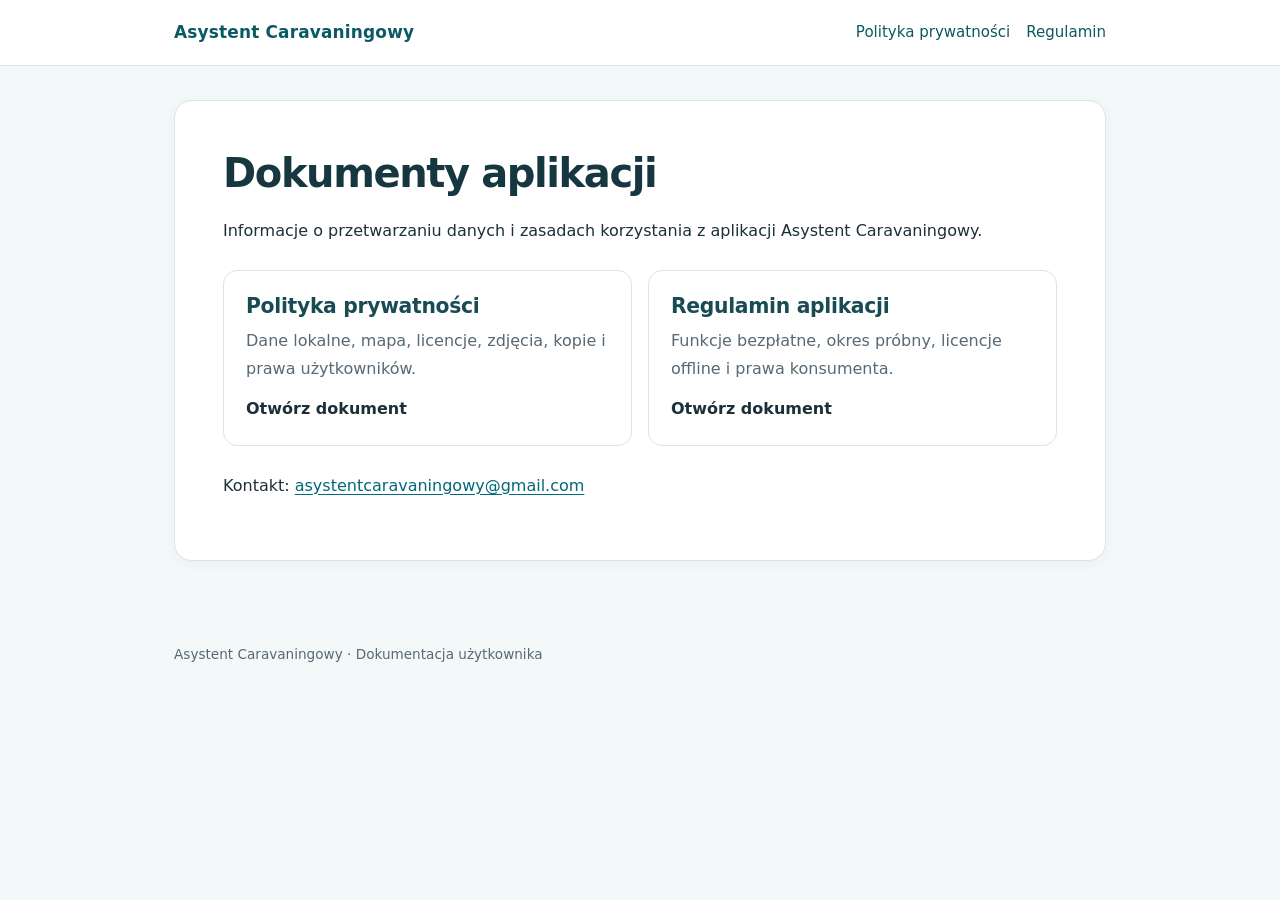
<file: index.html>
<!doctype html>
<html lang="pl"><head><meta charset="utf-8"><meta name="viewport" content="width=device-width,initial-scale=1"><meta name="robots" content=""><title>Dokumenty – Asystent Caravaningowy</title><meta name="description" content="Polityka prywatności i regulamin aplikacji Asystent Caravaningowy."><link rel="stylesheet" href="style.css"></head><body>
<header><div class="header-inner"><a class="brand" href="index.html">Asystent Caravaningowy</a><nav aria-label="Nawigacja"><a href="polityka-prywatnosci.html">Polityka prywatności</a><a href="regulamin.html">Regulamin</a></nav></div></header>
<main><div class="paper"><h1>Dokumenty aplikacji</h1><p>Informacje o przetwarzaniu danych i zasadach korzystania z aplikacji Asystent Caravaningowy.</p>
<div class="card-grid"><a class="card" href="polityka-prywatnosci.html"><h2>Polityka prywatności</h2><p>Dane lokalne, mapa, licencje, zdjęcia, kopie i prawa użytkowników.</p><strong>Otwórz dokument</strong></a><a class="card" href="regulamin.html"><h2>Regulamin aplikacji</h2><p>Funkcje bezpłatne, okres próbny, licencje offline i prawa konsumenta.</p><strong>Otwórz dokument</strong></a></div><p style="margin-top:26px">Kontakt: <a href="mailto:asystentcaravaningowy@gmail.com">asystentcaravaningowy@gmail.com</a></p></div></main>
<footer>Asystent Caravaningowy · Dokumentacja użytkownika</footer></body></html>
</file>
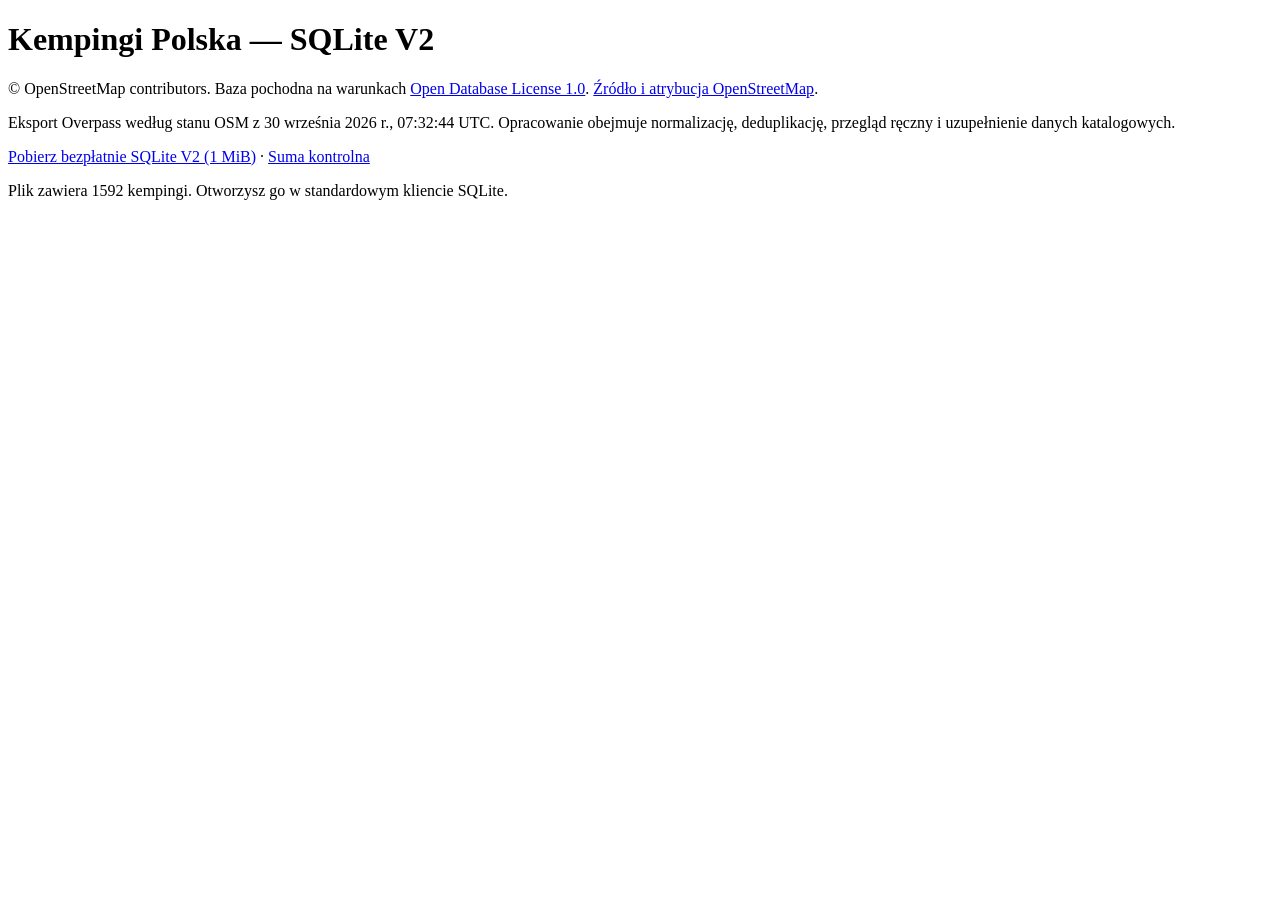
<file: dane/kempingi/v2/index.html>
<!doctype html>
<html lang="pl">
<meta charset="utf-8">
<meta name="viewport" content="width=device-width, initial-scale=1">
<title>Kempingi Polska — SQLite V2</title>
<main>
  <h1>Kempingi Polska — SQLite V2</h1>
  <p>© OpenStreetMap contributors. Baza pochodna na warunkach <a href="https://opendatacommons.org/licenses/odbl/1-0/">Open Database License 1.0</a>. <a href="https://www.openstreetmap.org/copyright">Źródło i atrybucja OpenStreetMap</a>.</p>
  <p>Eksport Overpass według stanu OSM z 30 września 2026 r., 07:32:44 UTC. Opracowanie obejmuje normalizację, deduplikację, przegląd ręczny i uzupełnienie danych katalogowych.</p>
  <!-- Przed publikacją uzupełnić potwierdzone źródła dodatkowych pól według noty lokalnej. -->
  <p><a href="kempingi-v2.sqlite" download>Pobierz bezpłatnie SQLite V2 (1 MiB)</a> · <a href="SHA256SUMS.txt">Suma kontrolna</a></p>
  <p>Plik zawiera 1592 kempingi. Otworzysz go w standardowym kliencie SQLite.</p>
</main>
</html>
</file>
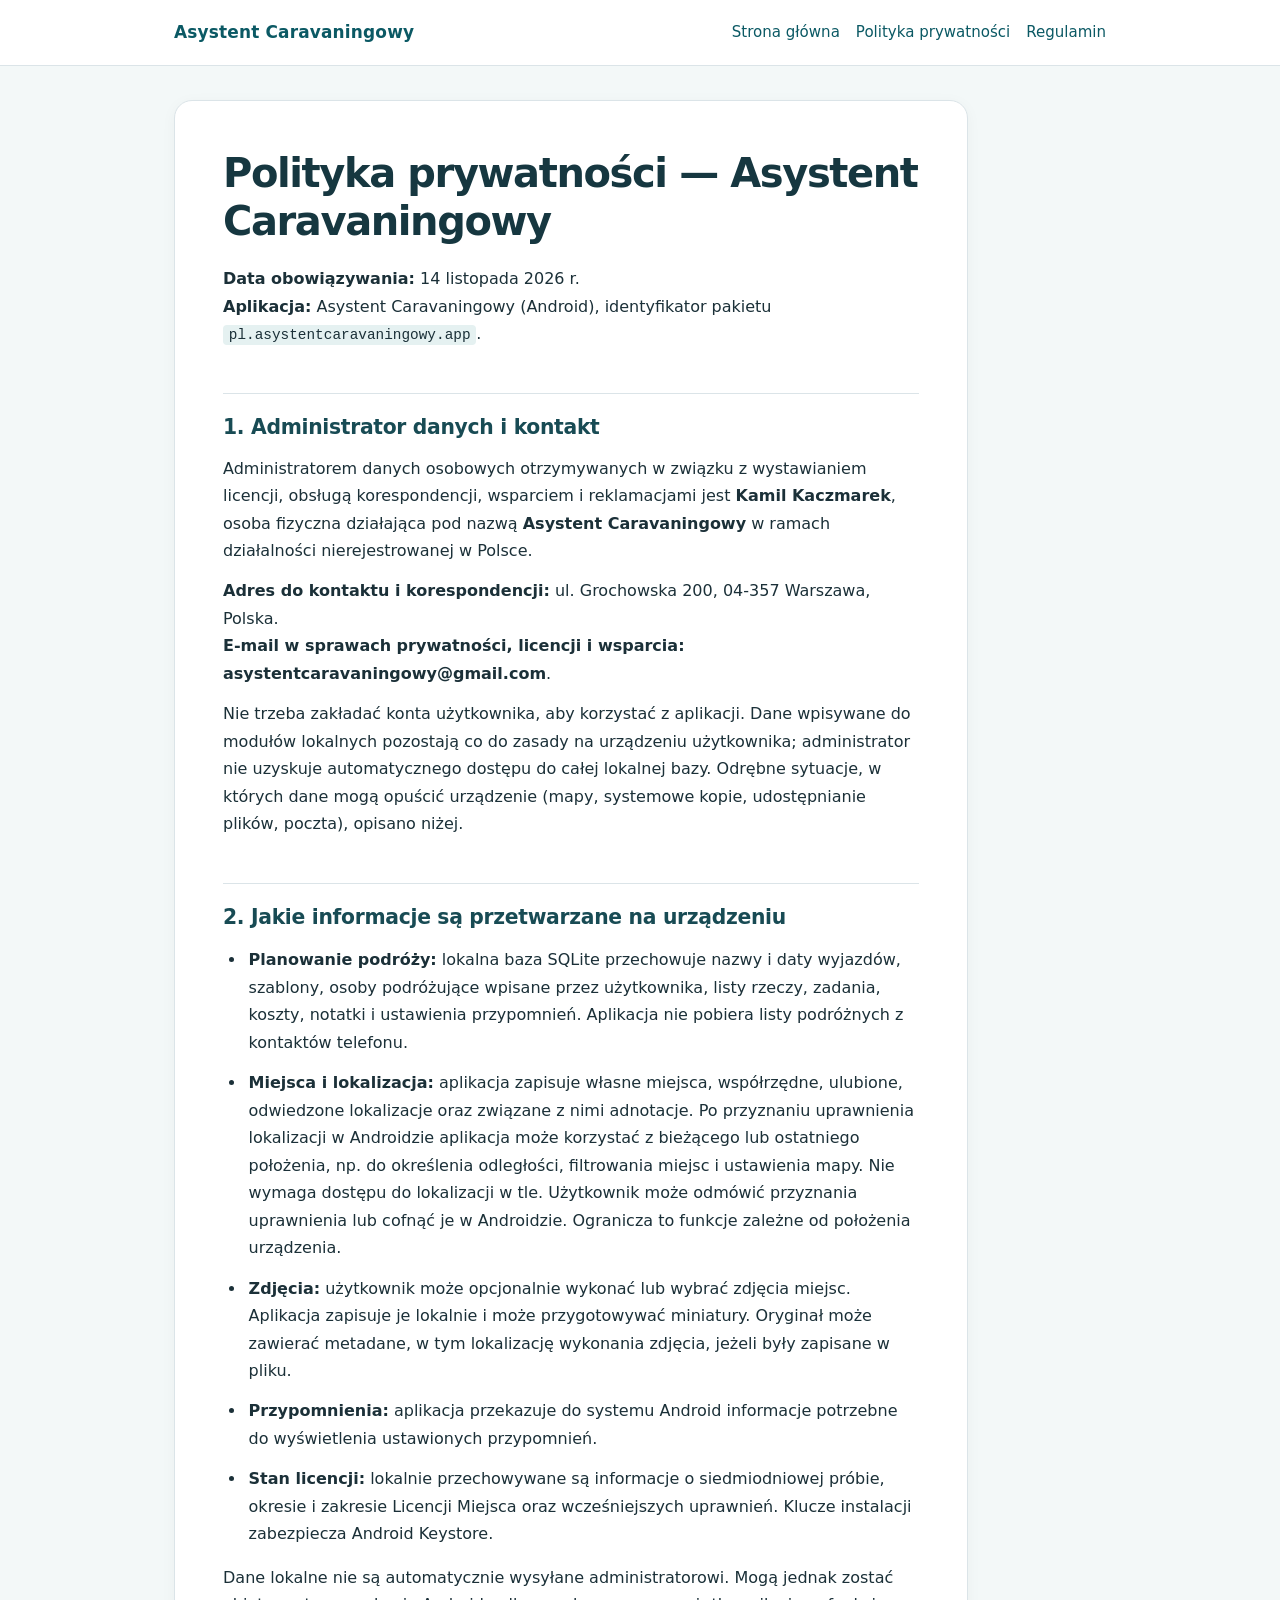
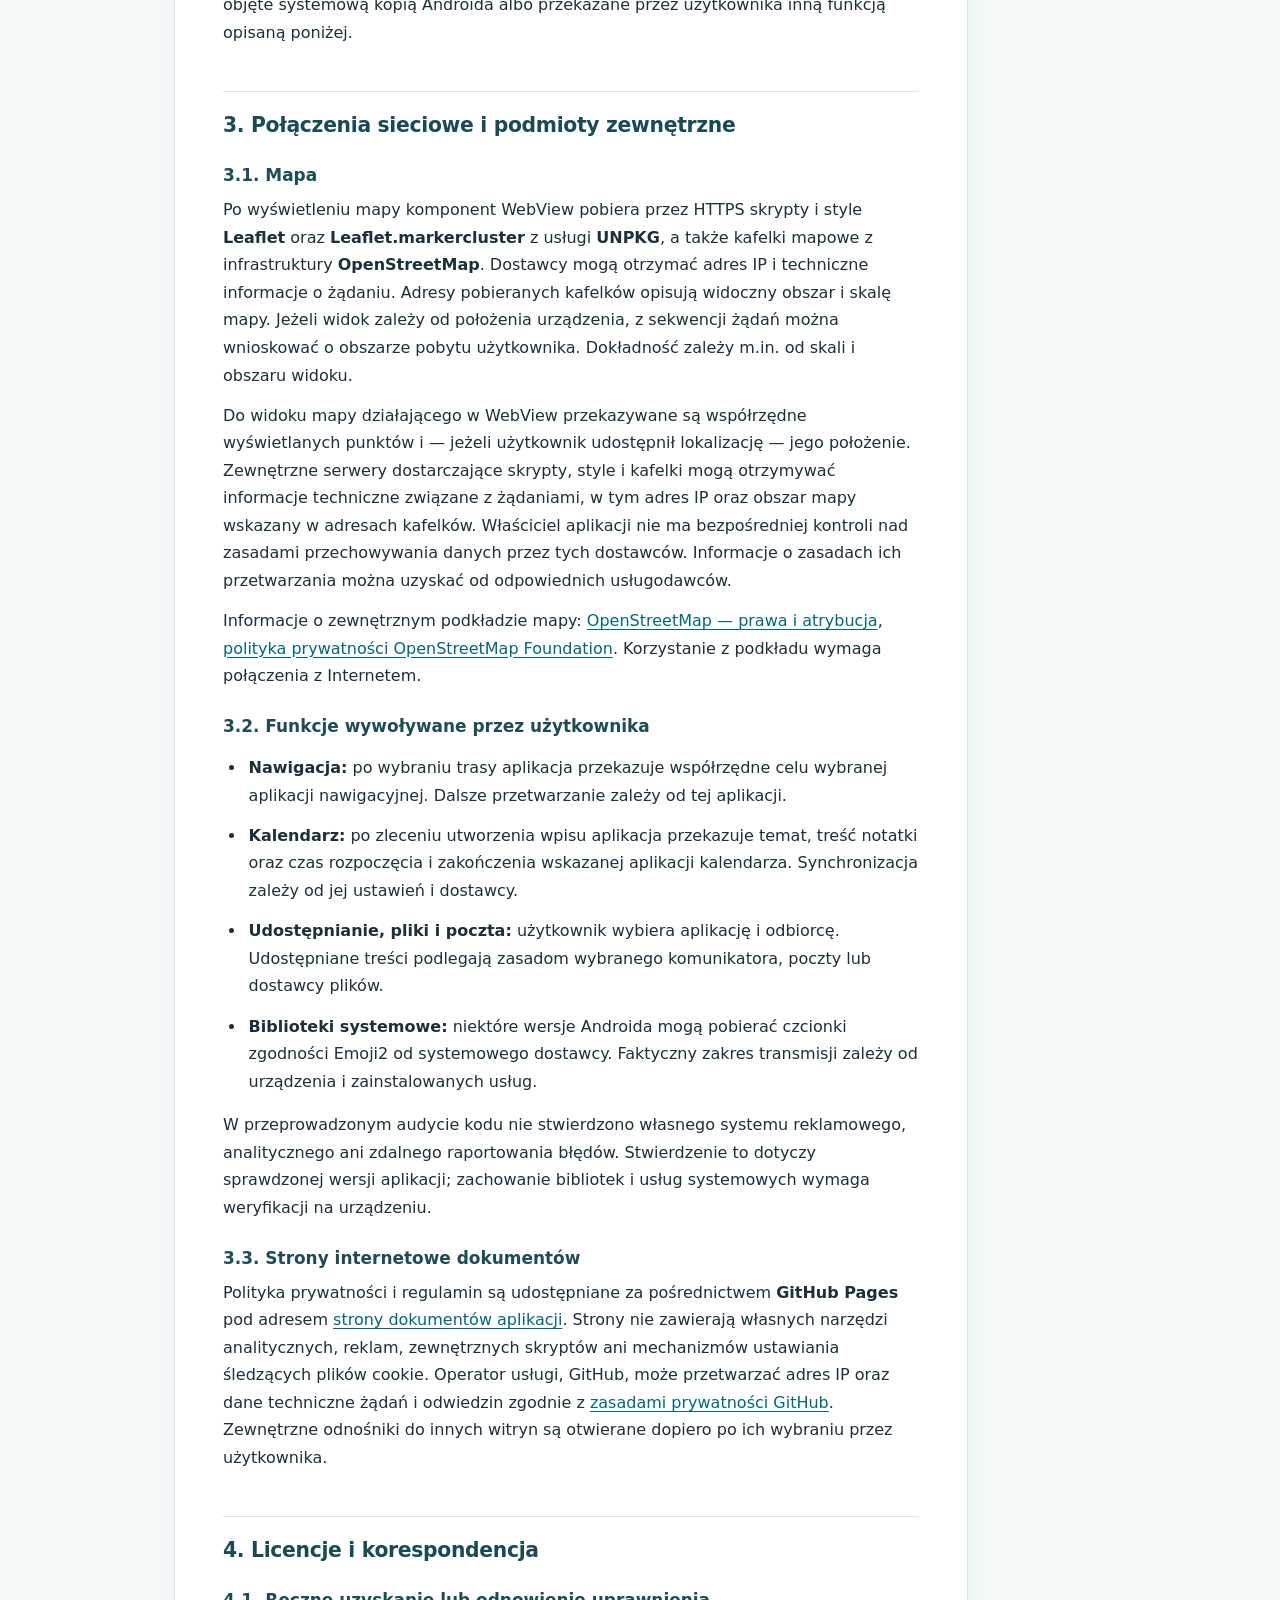
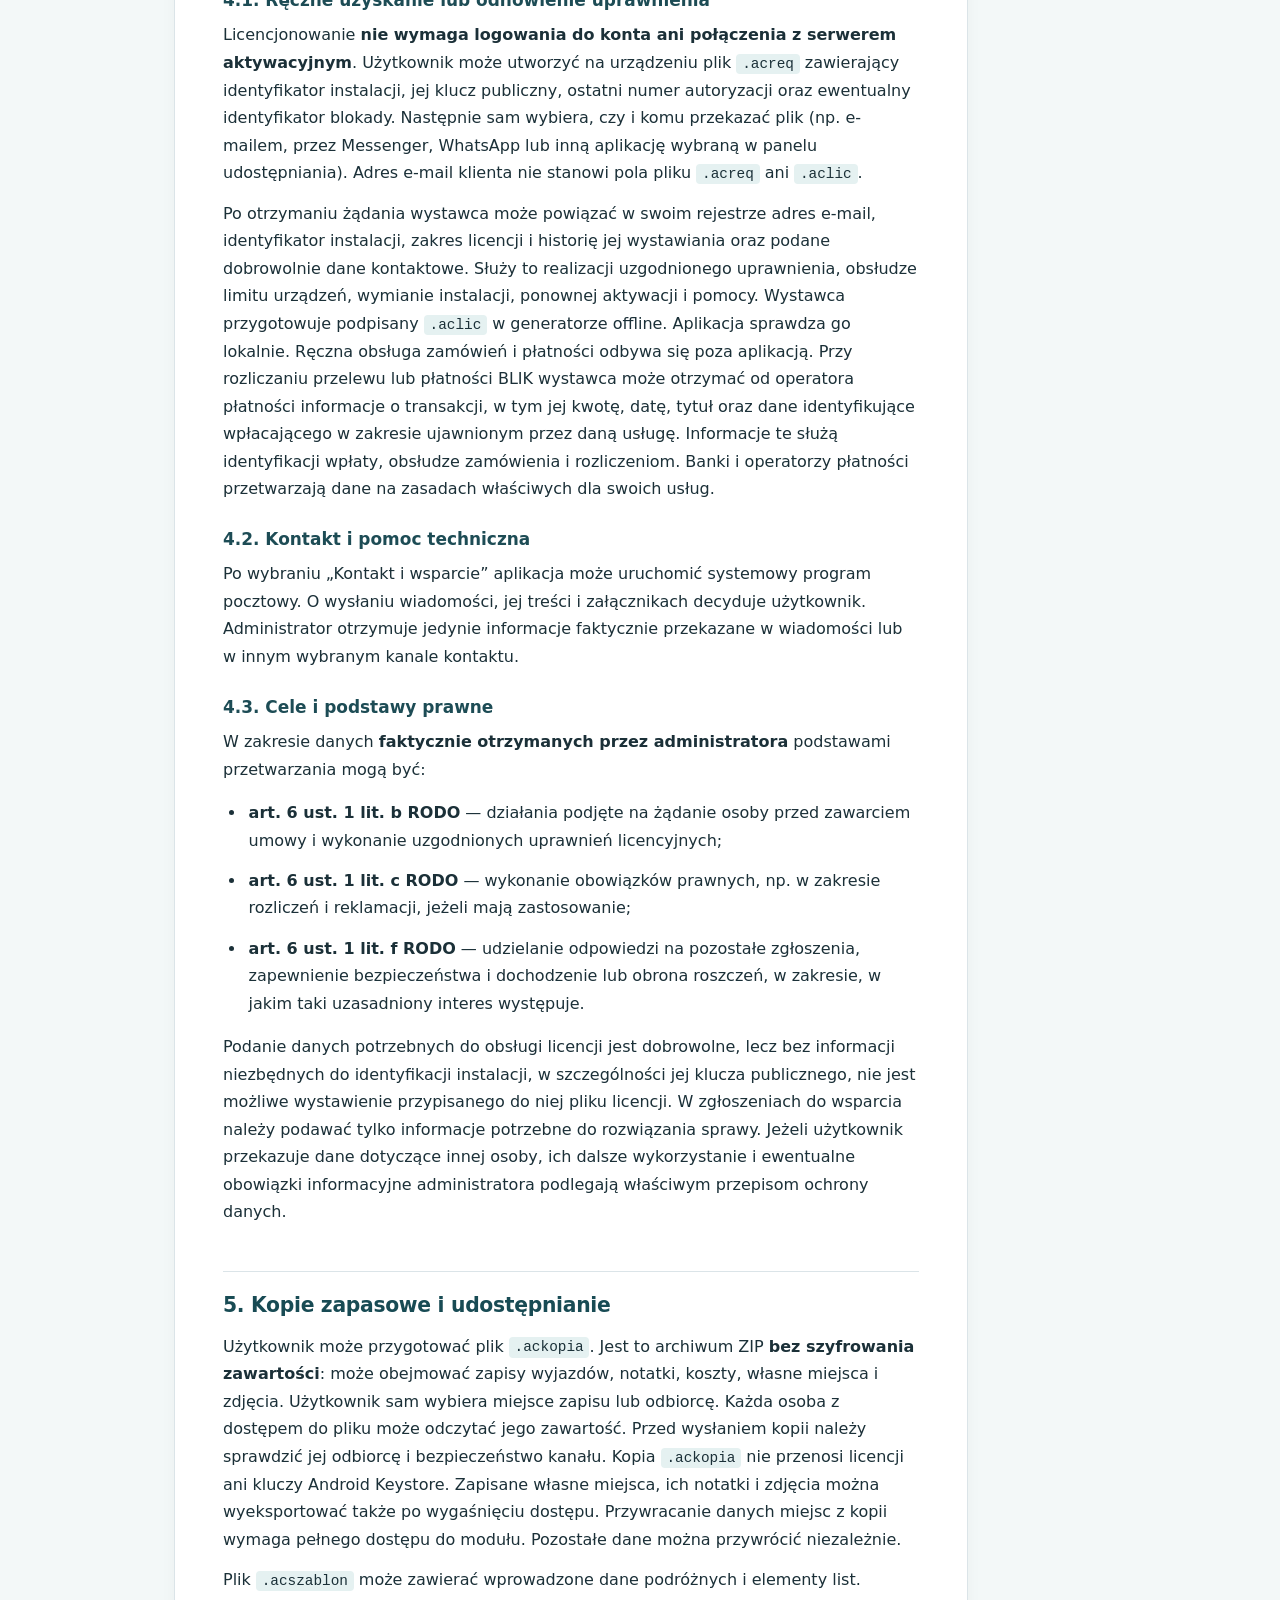
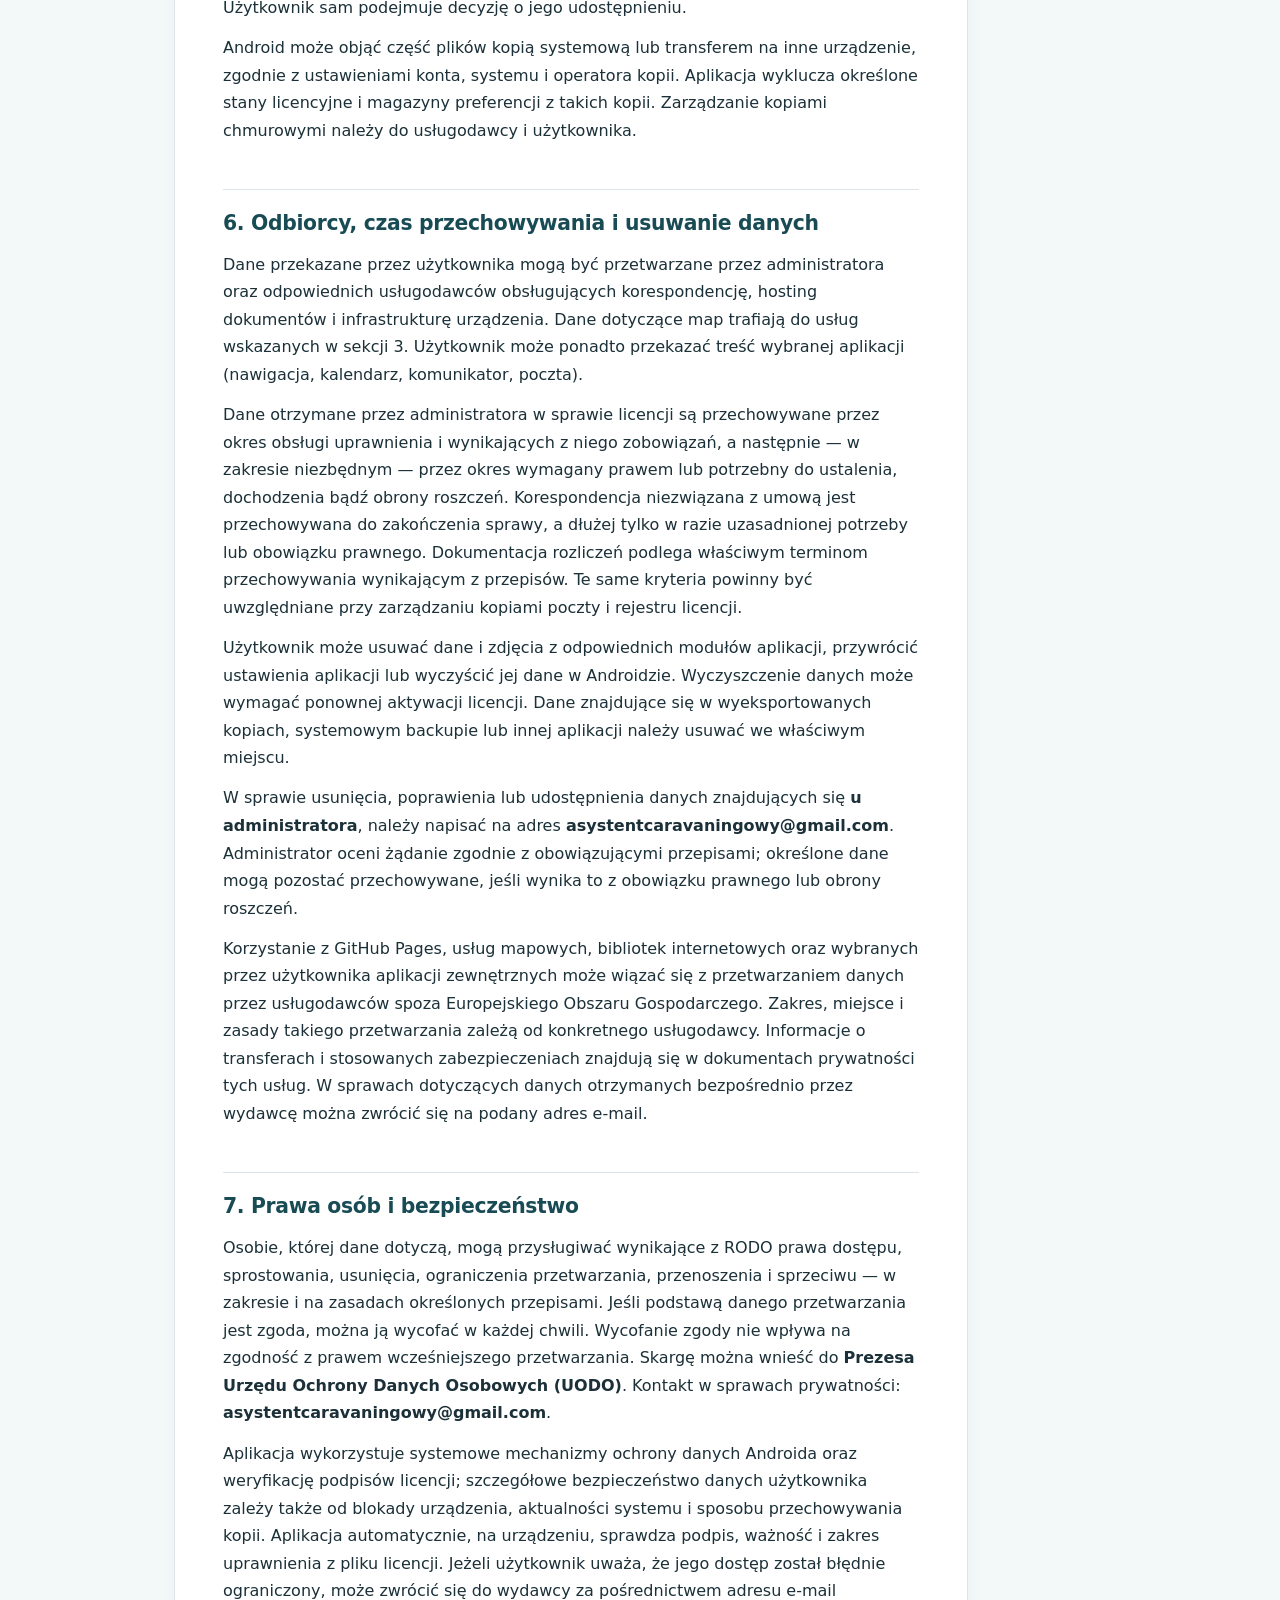
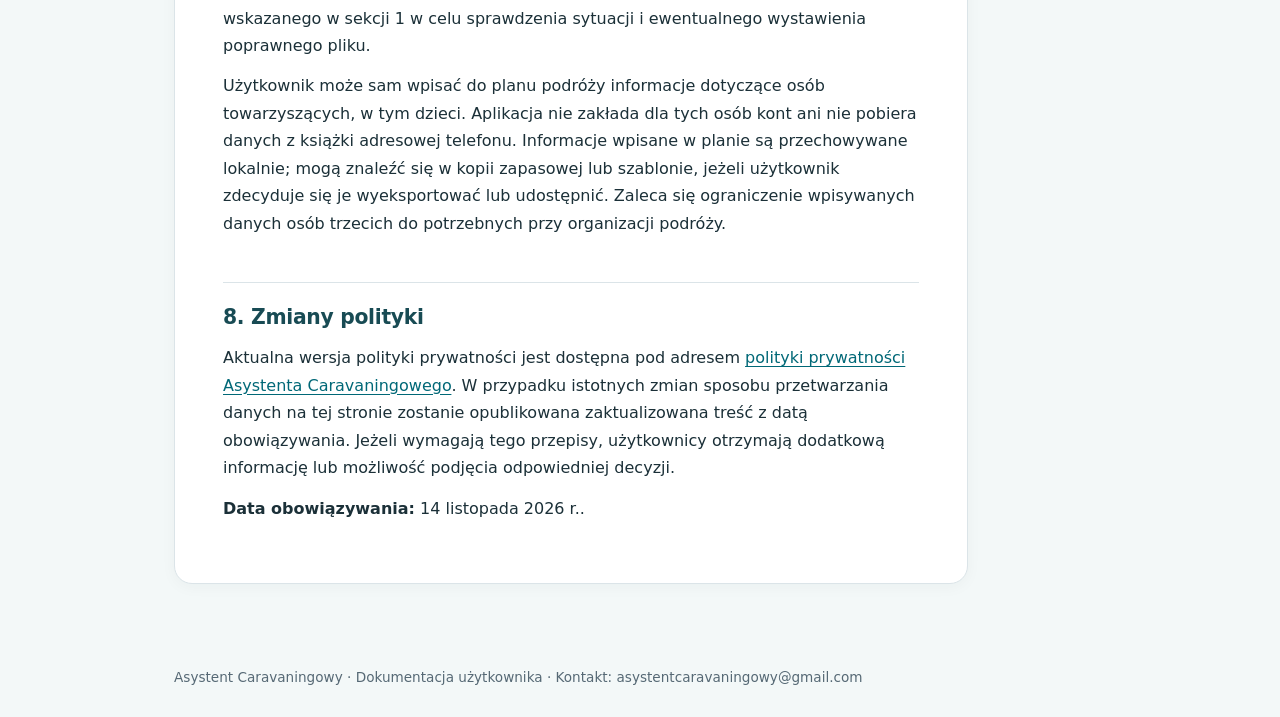
<file: polityka-prywatnosci.html>
<!doctype html>
<html lang="pl">
<head>
<meta charset="utf-8">
<meta name="viewport" content="width=device-width,initial-scale=1">
<meta name="robots" content="">
<meta name="description" content="Polityka prywatności – informacje dla użytkowników aplikacji Asystent Caravaningowy.">
<title>Polityka prywatności – Asystent Caravaningowy</title>
<link rel="stylesheet" href="style.css">
</head>
<body>
<header><div class="header-inner"><a class="brand" href="index.html">Asystent Caravaningowy</a><nav aria-label="Nawigacja"><a href="index.html">Strona główna</a><a href="polityka-prywatnosci.html">Polityka prywatności</a><a href="regulamin.html">Regulamin</a></nav></div></header>
<main><article class="paper prose"><h1 id="polityka-prywatnosci-asystent-caravaningowy">Polityka prywatności — Asystent Caravaningowy</h1>
<p><strong>Data obowiązywania:</strong> 14 listopada 2026 r.<br />
<strong>Aplikacja:</strong> Asystent Caravaningowy (Android), identyfikator pakietu <code>pl.asystentcaravaningowy.app</code>.</p>
<h2 id="administrator-danych-i-kontakt">1. Administrator danych i kontakt</h2>
<p>Administratorem danych osobowych otrzymywanych w związku z wystawianiem licencji, obsługą korespondencji, wsparciem i reklamacjami jest <strong>Kamil Kaczmarek</strong>, osoba fizyczna działająca pod nazwą <strong>Asystent Caravaningowy</strong> w ramach działalności nierejestrowanej w Polsce.</p>
<p><strong>Adres do kontaktu i korespondencji:</strong> ul. Grochowska 200, 04-357 Warszawa, Polska.<br />
<strong>E-mail w sprawach prywatności, licencji i wsparcia:</strong> <strong>asystentcaravaningowy@gmail.com</strong>.</p>
<p>Nie trzeba zakładać konta użytkownika, aby korzystać z aplikacji. Dane wpisywane do modułów lokalnych pozostają co do zasady na urządzeniu użytkownika; administrator nie uzyskuje automatycznego dostępu do całej lokalnej bazy. Odrębne sytuacje, w których dane mogą opuścić urządzenie (mapy, systemowe kopie, udostępnianie plików, poczta), opisano niżej.</p>
<h2 id="jakie-informacje-sa-przetwarzane-na-urzadzeniu">2. Jakie informacje są przetwarzane na urządzeniu</h2>
<ul>
<li><strong>Planowanie podróży:</strong> lokalna baza SQLite przechowuje nazwy i daty wyjazdów, szablony, osoby podróżujące wpisane przez użytkownika, listy rzeczy, zadania, koszty, notatki i ustawienia przypomnień. Aplikacja nie pobiera listy podróżnych z kontaktów telefonu.</li>
<li><strong>Miejsca i lokalizacja:</strong> aplikacja zapisuje własne miejsca, współrzędne, ulubione, odwiedzone lokalizacje oraz związane z nimi adnotacje. Po przyznaniu uprawnienia lokalizacji w Androidzie aplikacja może korzystać z bieżącego lub ostatniego położenia, np. do określenia odległości, filtrowania miejsc i ustawienia mapy. Nie wymaga dostępu do lokalizacji w tle. Użytkownik może odmówić przyznania uprawnienia lub cofnąć je w Androidzie. Ogranicza to funkcje zależne od położenia urządzenia.</li>
<li><strong>Zdjęcia:</strong> użytkownik może opcjonalnie wykonać lub wybrać zdjęcia miejsc. Aplikacja zapisuje je lokalnie i może przygotowywać miniatury. Oryginał może zawierać metadane, w tym lokalizację wykonania zdjęcia, jeżeli były zapisane w pliku.</li>
<li><strong>Przypomnienia:</strong> aplikacja przekazuje do systemu Android informacje potrzebne do wyświetlenia ustawionych przypomnień.</li>
<li><strong>Stan licencji:</strong> lokalnie przechowywane są informacje o siedmiodniowej próbie, okresie i zakresie Licencji Miejsca oraz wcześniejszych uprawnień. Klucze instalacji zabezpiecza Android Keystore.</li>
</ul>
<p>Dane lokalne nie są automatycznie wysyłane administratorowi. Mogą jednak zostać objęte systemową kopią Androida albo przekazane przez użytkownika inną funkcją opisaną poniżej.</p>
<h2 id="poaczenia-sieciowe-i-podmioty-zewnetrzne">3. Połączenia sieciowe i podmioty zewnętrzne</h2>
<h3 id="mapa">3.1. Mapa</h3>
<p>Po wyświetleniu mapy komponent WebView pobiera przez HTTPS skrypty i style <strong>Leaflet</strong> oraz <strong>Leaflet.markercluster</strong> z usługi <strong>UNPKG</strong>, a także kafelki mapowe z infrastruktury <strong>OpenStreetMap</strong>. Dostawcy mogą otrzymać adres IP i techniczne informacje o żądaniu. Adresy pobieranych kafelków opisują widoczny obszar i skalę mapy. Jeżeli widok zależy od położenia urządzenia, z sekwencji żądań można wnioskować o obszarze pobytu użytkownika. Dokładność zależy m.in. od skali i obszaru widoku.</p>
<p>Do widoku mapy działającego w WebView przekazywane są współrzędne wyświetlanych punktów i — jeżeli użytkownik udostępnił lokalizację — jego położenie. Zewnętrzne serwery dostarczające skrypty, style i kafelki mogą otrzymywać informacje techniczne związane z żądaniami, w tym adres IP oraz obszar mapy wskazany w adresach kafelków. Właściciel aplikacji nie ma bezpośredniej kontroli nad zasadami przechowywania danych przez tych dostawców. Informacje o zasadach ich przetwarzania można uzyskać od odpowiednich usługodawców.</p>
<p>Informacje o zewnętrznym podkładzie mapy: <a href="https://www.openstreetmap.org/copyright">OpenStreetMap — prawa i atrybucja</a>, <a href="https://osmfoundation.org/wiki/Privacy_Policy">polityka prywatności OpenStreetMap Foundation</a>. Korzystanie z podkładu wymaga połączenia z Internetem.</p>
<h3 id="funkcje-wywoywane-przez-uzytkownika">3.2. Funkcje wywoływane przez użytkownika</h3>
<ul>
<li><strong>Nawigacja:</strong> po wybraniu trasy aplikacja przekazuje współrzędne celu wybranej aplikacji nawigacyjnej. Dalsze przetwarzanie zależy od tej aplikacji.</li>
<li><strong>Kalendarz:</strong> po zleceniu utworzenia wpisu aplikacja przekazuje temat, treść notatki oraz czas rozpoczęcia i zakończenia wskazanej aplikacji kalendarza. Synchronizacja zależy od jej ustawień i dostawcy.</li>
<li><strong>Udostępnianie, pliki i poczta:</strong> użytkownik wybiera aplikację i odbiorcę. Udostępniane treści podlegają zasadom wybranego komunikatora, poczty lub dostawcy plików.</li>
<li><strong>Biblioteki systemowe:</strong> niektóre wersje Androida mogą pobierać czcionki zgodności Emoji2 od systemowego dostawcy. Faktyczny zakres transmisji zależy od urządzenia i zainstalowanych usług.</li>
</ul>
<p>W przeprowadzonym audycie kodu nie stwierdzono własnego systemu reklamowego, analitycznego ani zdalnego raportowania błędów. Stwierdzenie to dotyczy sprawdzonej wersji aplikacji; zachowanie bibliotek i usług systemowych wymaga weryfikacji na urządzeniu.</p>
<h3 id="strony-internetowe-dokumentow">3.3. Strony internetowe dokumentów</h3>
<p>Polityka prywatności i regulamin są udostępniane za pośrednictwem <strong>GitHub Pages</strong> pod adresem <a href="https://asystentcaravaningowy-spec.github.io/asystent-caravaningowy-dokumenty/">strony dokumentów aplikacji</a>. Strony nie zawierają własnych narzędzi analitycznych, reklam, zewnętrznych skryptów ani mechanizmów ustawiania śledzących plików cookie. Operator usługi, GitHub, może przetwarzać adres IP oraz dane techniczne żądań i odwiedzin zgodnie z <a href="https://docs.github.com/en/site-policy/privacy-policies/github-general-privacy-statement">zasadami prywatności GitHub</a>. Zewnętrzne odnośniki do innych witryn są otwierane dopiero po ich wybraniu przez użytkownika.</p>
<h2 id="licencje-i-korespondencja">4. Licencje i korespondencja</h2>
<h3 id="reczne-uzyskanie-lub-odnowienie-uprawnienia">4.1. Ręczne uzyskanie lub odnowienie uprawnienia</h3>
<p>Licencjonowanie <strong>nie wymaga logowania do konta ani połączenia z serwerem aktywacyjnym</strong>. Użytkownik może utworzyć na urządzeniu plik <code>.acreq</code> zawierający identyfikator instalacji, jej klucz publiczny, ostatni numer autoryzacji oraz ewentualny identyfikator blokady. Następnie sam wybiera, czy i komu przekazać plik (np. e-mailem, przez Messenger, WhatsApp lub inną aplikację wybraną w panelu udostępniania). Adres e-mail klienta nie stanowi pola pliku <code>.acreq</code> ani <code>.aclic</code>.</p>
<p>Po otrzymaniu żądania wystawca może powiązać w swoim rejestrze adres e-mail, identyfikator instalacji, zakres licencji i historię jej wystawiania oraz podane dobrowolnie dane kontaktowe. Służy to realizacji uzgodnionego uprawnienia, obsłudze limitu urządzeń, wymianie instalacji, ponownej aktywacji i pomocy. Wystawca przygotowuje podpisany <code>.aclic</code> w generatorze offline. Aplikacja sprawdza go lokalnie. Ręczna obsługa zamówień i płatności odbywa się poza aplikacją. Przy rozliczaniu przelewu lub płatności BLIK wystawca może otrzymać od operatora płatności informacje o transakcji, w tym jej kwotę, datę, tytuł oraz dane identyfikujące wpłacającego w zakresie ujawnionym przez daną usługę. Informacje te służą identyfikacji wpłaty, obsłudze zamówienia i rozliczeniom. Banki i operatorzy płatności przetwarzają dane na zasadach właściwych dla swoich usług.</p>
<h3 id="kontakt-i-pomoc-techniczna">4.2. Kontakt i pomoc techniczna</h3>
<p>Po wybraniu „Kontakt i wsparcie” aplikacja może uruchomić systemowy program pocztowy. O wysłaniu wiadomości, jej treści i załącznikach decyduje użytkownik. Administrator otrzymuje jedynie informacje faktycznie przekazane w wiadomości lub w innym wybranym kanale kontaktu.</p>
<h3 id="cele-i-podstawy-prawne">4.3. Cele i podstawy prawne</h3>
<p>W zakresie danych <strong>faktycznie otrzymanych przez administratora</strong> podstawami przetwarzania mogą być:</p>
<ul>
<li><strong>art. 6 ust. 1 lit. b RODO</strong> — działania podjęte na żądanie osoby przed zawarciem umowy i wykonanie uzgodnionych uprawnień licencyjnych;</li>
<li><strong>art. 6 ust. 1 lit. c RODO</strong> — wykonanie obowiązków prawnych, np. w zakresie rozliczeń i reklamacji, jeżeli mają zastosowanie;</li>
<li><strong>art. 6 ust. 1 lit. f RODO</strong> — udzielanie odpowiedzi na pozostałe zgłoszenia, zapewnienie bezpieczeństwa i dochodzenie lub obrona roszczeń, w zakresie, w jakim taki uzasadniony interes występuje.</li>
</ul>
<p>Podanie danych potrzebnych do obsługi licencji jest dobrowolne, lecz bez informacji niezbędnych do identyfikacji instalacji, w szczególności jej klucza publicznego, nie jest możliwe wystawienie przypisanego do niej pliku licencji. W zgłoszeniach do wsparcia należy podawać tylko informacje potrzebne do rozwiązania sprawy. Jeżeli użytkownik przekazuje dane dotyczące innej osoby, ich dalsze wykorzystanie i ewentualne obowiązki informacyjne administratora podlegają właściwym przepisom ochrony danych.</p>
<h2 id="kopie-zapasowe-i-udostepnianie">5. Kopie zapasowe i udostępnianie</h2>
<p>Użytkownik może przygotować plik <code>.ackopia</code>. Jest to archiwum ZIP <strong>bez szyfrowania zawartości</strong>: może obejmować zapisy wyjazdów, notatki, koszty, własne miejsca i zdjęcia. Użytkownik sam wybiera miejsce zapisu lub odbiorcę. Każda osoba z dostępem do pliku może odczytać jego zawartość. Przed wysłaniem kopii należy sprawdzić jej odbiorcę i bezpieczeństwo kanału. Kopia <code>.ackopia</code> nie przenosi licencji ani kluczy Android Keystore. Zapisane własne miejsca, ich notatki i zdjęcia można wyeksportować także po wygaśnięciu dostępu. Przywracanie danych miejsc z kopii wymaga pełnego dostępu do modułu. Pozostałe dane można przywrócić niezależnie.</p>
<p>Plik <code>.acszablon</code> może zawierać wprowadzone dane podróżnych i elementy list. Użytkownik sam podejmuje decyzję o jego udostępnieniu.</p>
<p>Android może objąć część plików kopią systemową lub transferem na inne urządzenie, zgodnie z ustawieniami konta, systemu i operatora kopii. Aplikacja wyklucza określone stany licencyjne i magazyny preferencji z takich kopii. Zarządzanie kopiami chmurowymi należy do usługodawcy i użytkownika.</p>
<h2 id="odbiorcy-czas-przechowywania-i-usuwanie-danych">6. Odbiorcy, czas przechowywania i usuwanie danych</h2>
<p>Dane przekazane przez użytkownika mogą być przetwarzane przez administratora oraz odpowiednich usługodawców obsługujących korespondencję, hosting dokumentów i infrastrukturę urządzenia. Dane dotyczące map trafiają do usług wskazanych w sekcji 3. Użytkownik może ponadto przekazać treść wybranej aplikacji (nawigacja, kalendarz, komunikator, poczta).</p>
<p>Dane otrzymane przez administratora w sprawie licencji są przechowywane przez okres obsługi uprawnienia i wynikających z niego zobowiązań, a następnie — w zakresie niezbędnym — przez okres wymagany prawem lub potrzebny do ustalenia, dochodzenia bądź obrony roszczeń. Korespondencja niezwiązana z umową jest przechowywana do zakończenia sprawy, a dłużej tylko w razie uzasadnionej potrzeby lub obowiązku prawnego. Dokumentacja rozliczeń podlega właściwym terminom przechowywania wynikającym z przepisów. Te same kryteria powinny być uwzględniane przy zarządzaniu kopiami poczty i rejestru licencji.</p>
<p>Użytkownik może usuwać dane i zdjęcia z odpowiednich modułów aplikacji, przywrócić ustawienia aplikacji lub wyczyścić jej dane w Androidzie. Wyczyszczenie danych może wymagać ponownej aktywacji licencji. Dane znajdujące się w wyeksportowanych kopiach, systemowym backupie lub innej aplikacji należy usuwać we właściwym miejscu.</p>
<p>W sprawie usunięcia, poprawienia lub udostępnienia danych znajdujących się <strong>u administratora</strong>, należy napisać na adres <strong>asystentcaravaningowy@gmail.com</strong>. Administrator oceni żądanie zgodnie z obowiązującymi przepisami; określone dane mogą pozostać przechowywane, jeśli wynika to z obowiązku prawnego lub obrony roszczeń.</p>
<p>Korzystanie z GitHub Pages, usług mapowych, bibliotek internetowych oraz wybranych przez użytkownika aplikacji zewnętrznych może wiązać się z przetwarzaniem danych przez usługodawców spoza Europejskiego Obszaru Gospodarczego. Zakres, miejsce i zasady takiego przetwarzania zależą od konkretnego usługodawcy. Informacje o transferach i stosowanych zabezpieczeniach znajdują się w dokumentach prywatności tych usług. W sprawach dotyczących danych otrzymanych bezpośrednio przez wydawcę można zwrócić się na podany adres e-mail.</p>
<h2 id="prawa-osob-i-bezpieczenstwo">7. Prawa osób i bezpieczeństwo</h2>
<p>Osobie, której dane dotyczą, mogą przysługiwać wynikające z RODO prawa dostępu, sprostowania, usunięcia, ograniczenia przetwarzania, przenoszenia i sprzeciwu — w zakresie i na zasadach określonych przepisami. Jeśli podstawą danego przetwarzania jest zgoda, można ją wycofać w każdej chwili. Wycofanie zgody nie wpływa na zgodność z prawem wcześniejszego przetwarzania. Skargę można wnieść do <strong>Prezesa Urzędu Ochrony Danych Osobowych (UODO)</strong>. Kontakt w sprawach prywatności: <strong>asystentcaravaningowy@gmail.com</strong>.</p>
<p>Aplikacja wykorzystuje systemowe mechanizmy ochrony danych Androida oraz weryfikację podpisów licencji; szczegółowe bezpieczeństwo danych użytkownika zależy także od blokady urządzenia, aktualności systemu i sposobu przechowywania kopii. Aplikacja automatycznie, na urządzeniu, sprawdza podpis, ważność i zakres uprawnienia z pliku licencji. Jeżeli użytkownik uważa, że jego dostęp został błędnie ograniczony, może zwrócić się do wydawcy za pośrednictwem adresu e-mail wskazanego w sekcji 1 w celu sprawdzenia sytuacji i ewentualnego wystawienia poprawnego pliku.</p>
<p>Użytkownik może sam wpisać do planu podróży informacje dotyczące osób towarzyszących, w tym dzieci. Aplikacja nie zakłada dla tych osób kont ani nie pobiera danych z książki adresowej telefonu. Informacje wpisane w planie są przechowywane lokalnie; mogą znaleźć się w kopii zapasowej lub szablonie, jeżeli użytkownik zdecyduje się je wyeksportować lub udostępnić. Zaleca się ograniczenie wpisywanych danych osób trzecich do potrzebnych przy organizacji podróży.</p>
<h2 id="zmiany-polityki">8. Zmiany polityki</h2>
<p>Aktualna wersja polityki prywatności jest dostępna pod adresem <a href="https://asystentcaravaningowy-spec.github.io/asystent-caravaningowy-dokumenty/polityka-prywatnosci.html">polityki prywatności Asystenta Caravaningowego</a>. W przypadku istotnych zmian sposobu przetwarzania danych na tej stronie zostanie opublikowana zaktualizowana treść z datą obowiązywania. Jeżeli wymagają tego przepisy, użytkownicy otrzymają dodatkową informację lub możliwość podjęcia odpowiedniej decyzji.</p>
<p><strong>Data obowiązywania:</strong> 14 listopada 2026 r..</p>
</article></main>
<footer>Asystent Caravaningowy · Dokumentacja użytkownika · Kontakt: asystentcaravaningowy@gmail.com</footer>
</body></html>
</file>
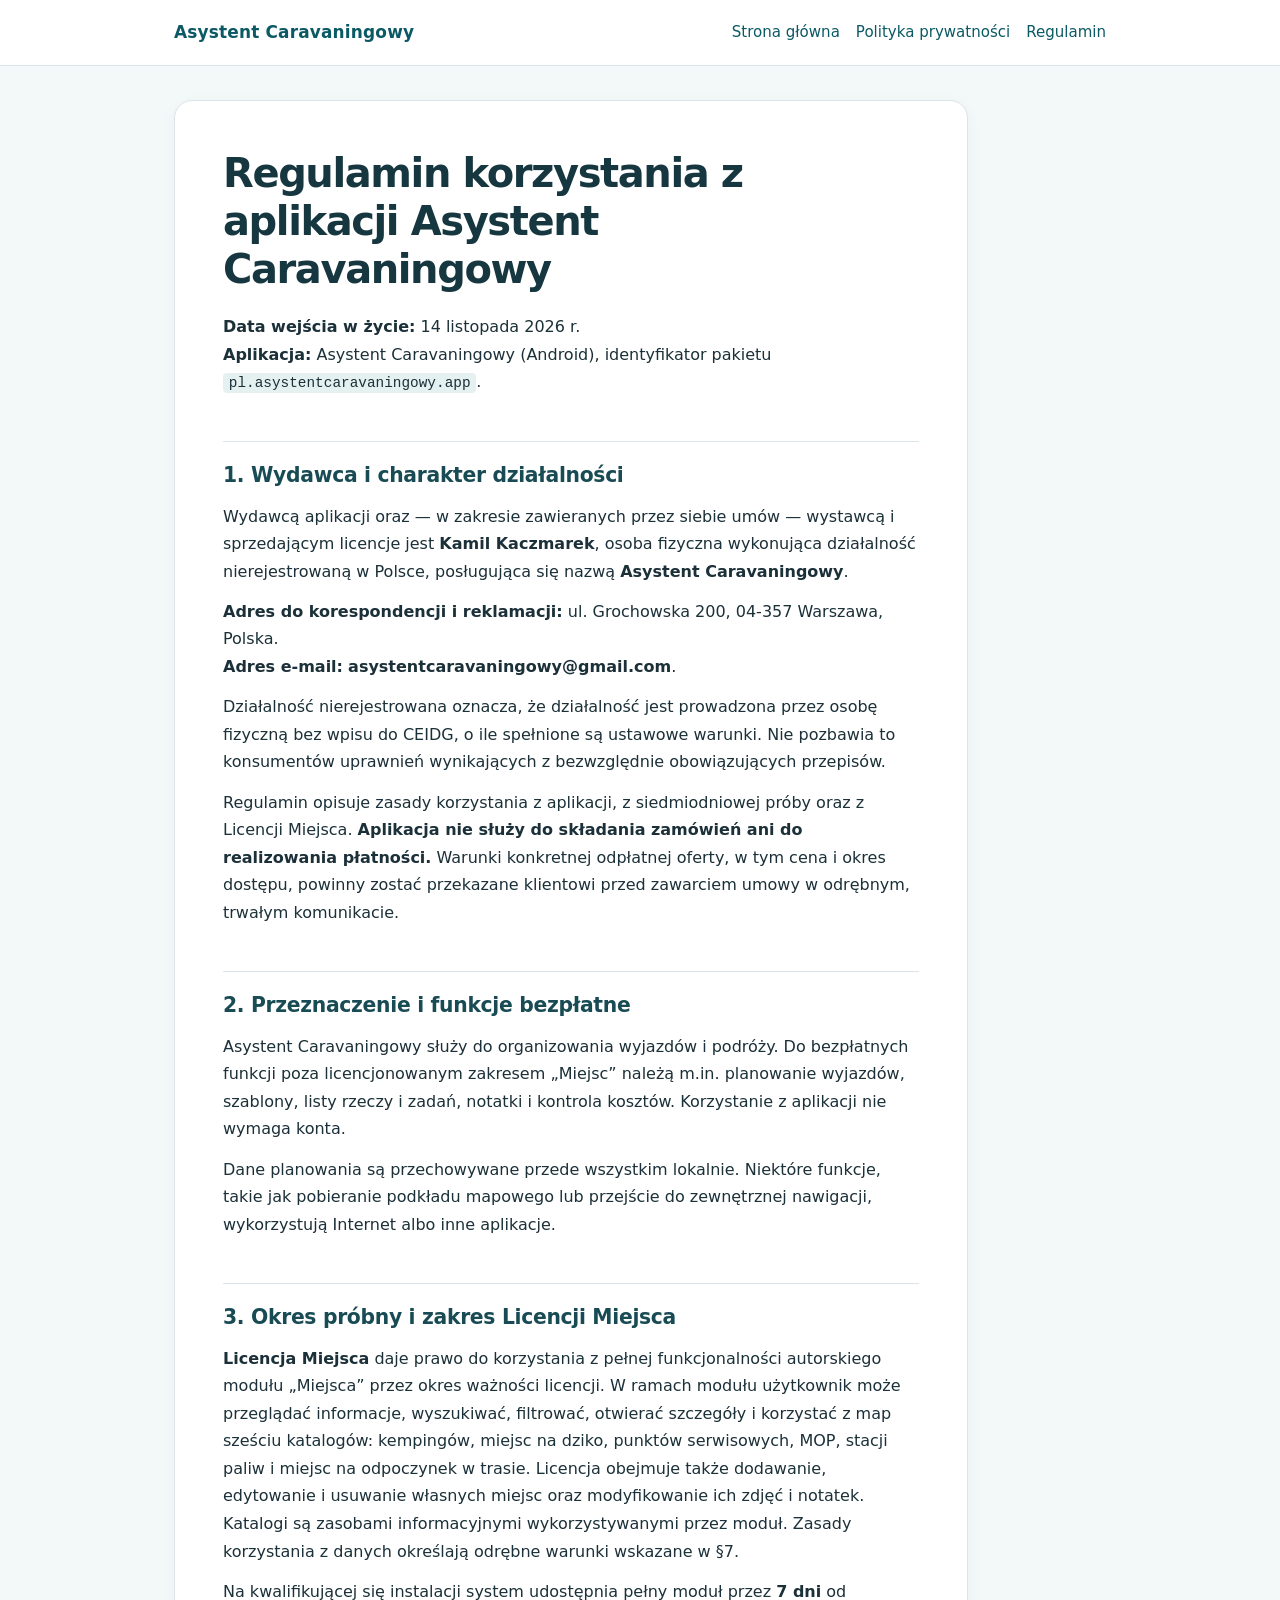
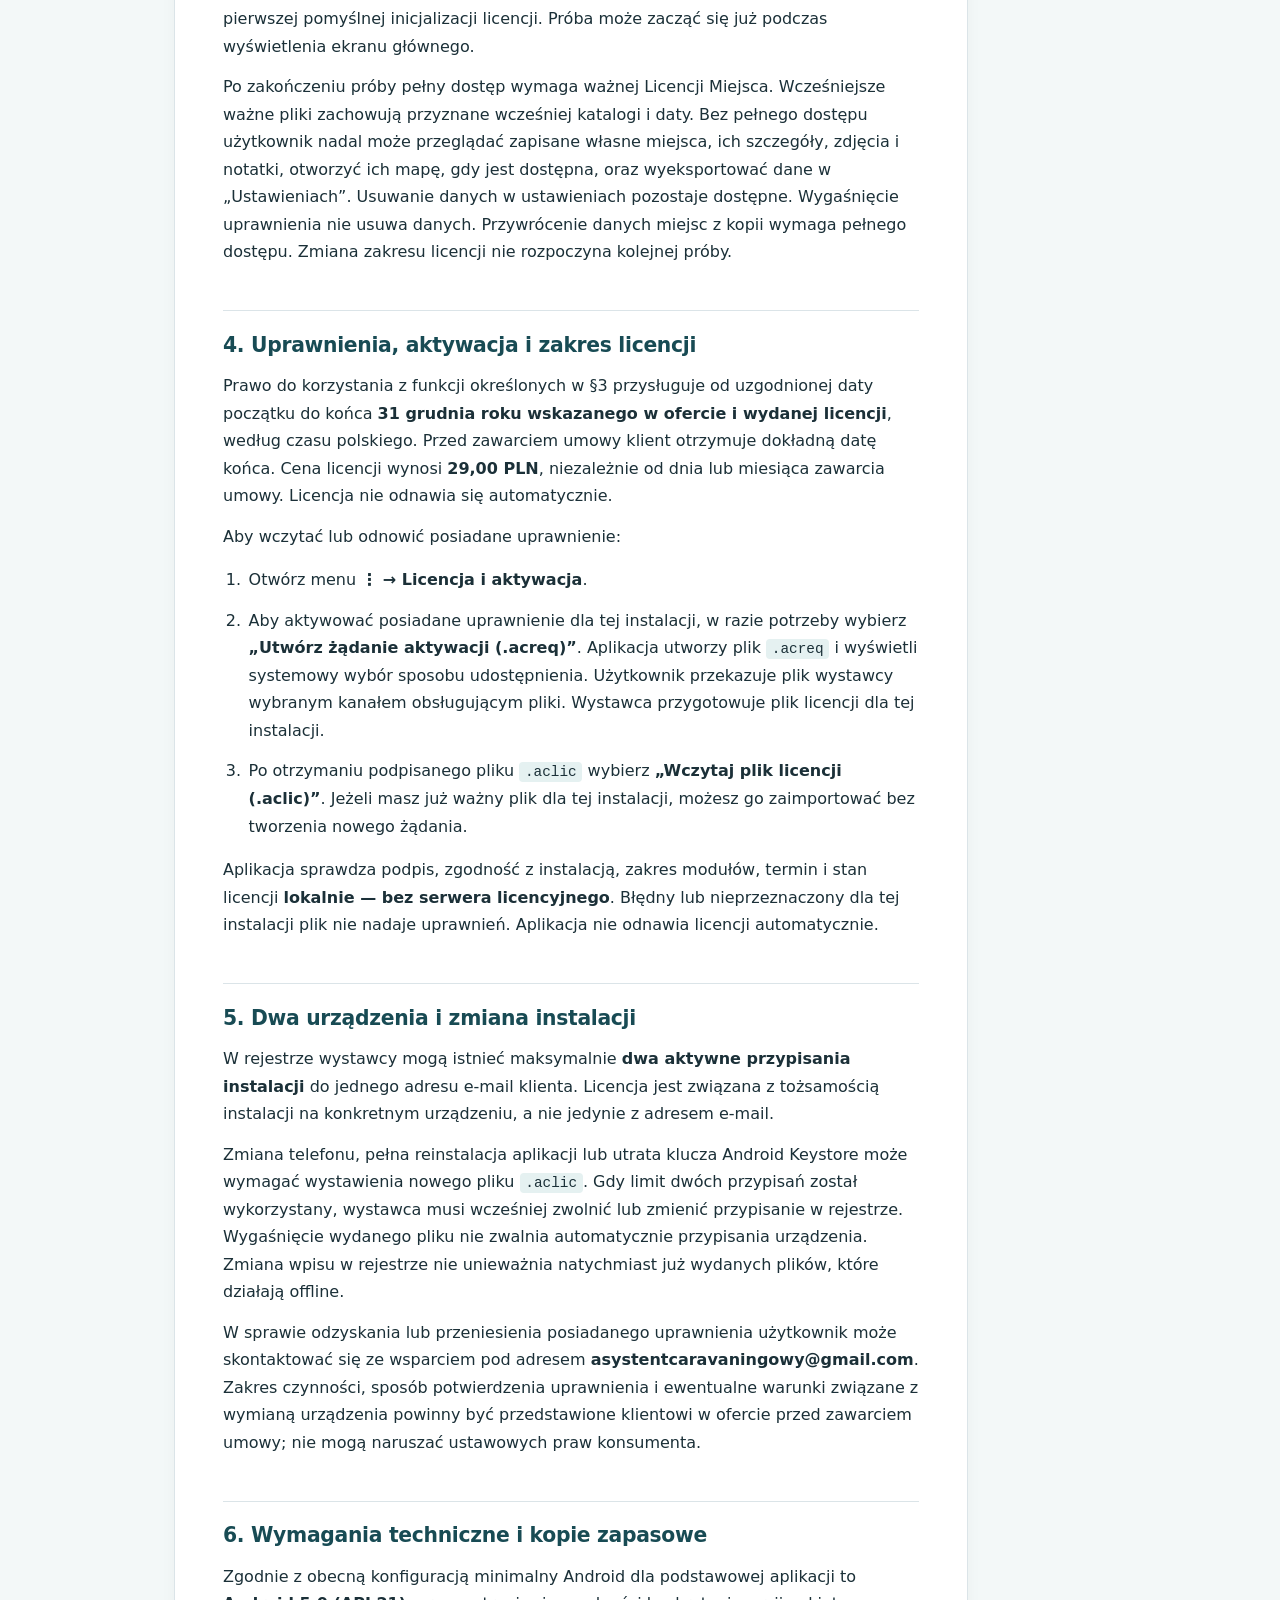
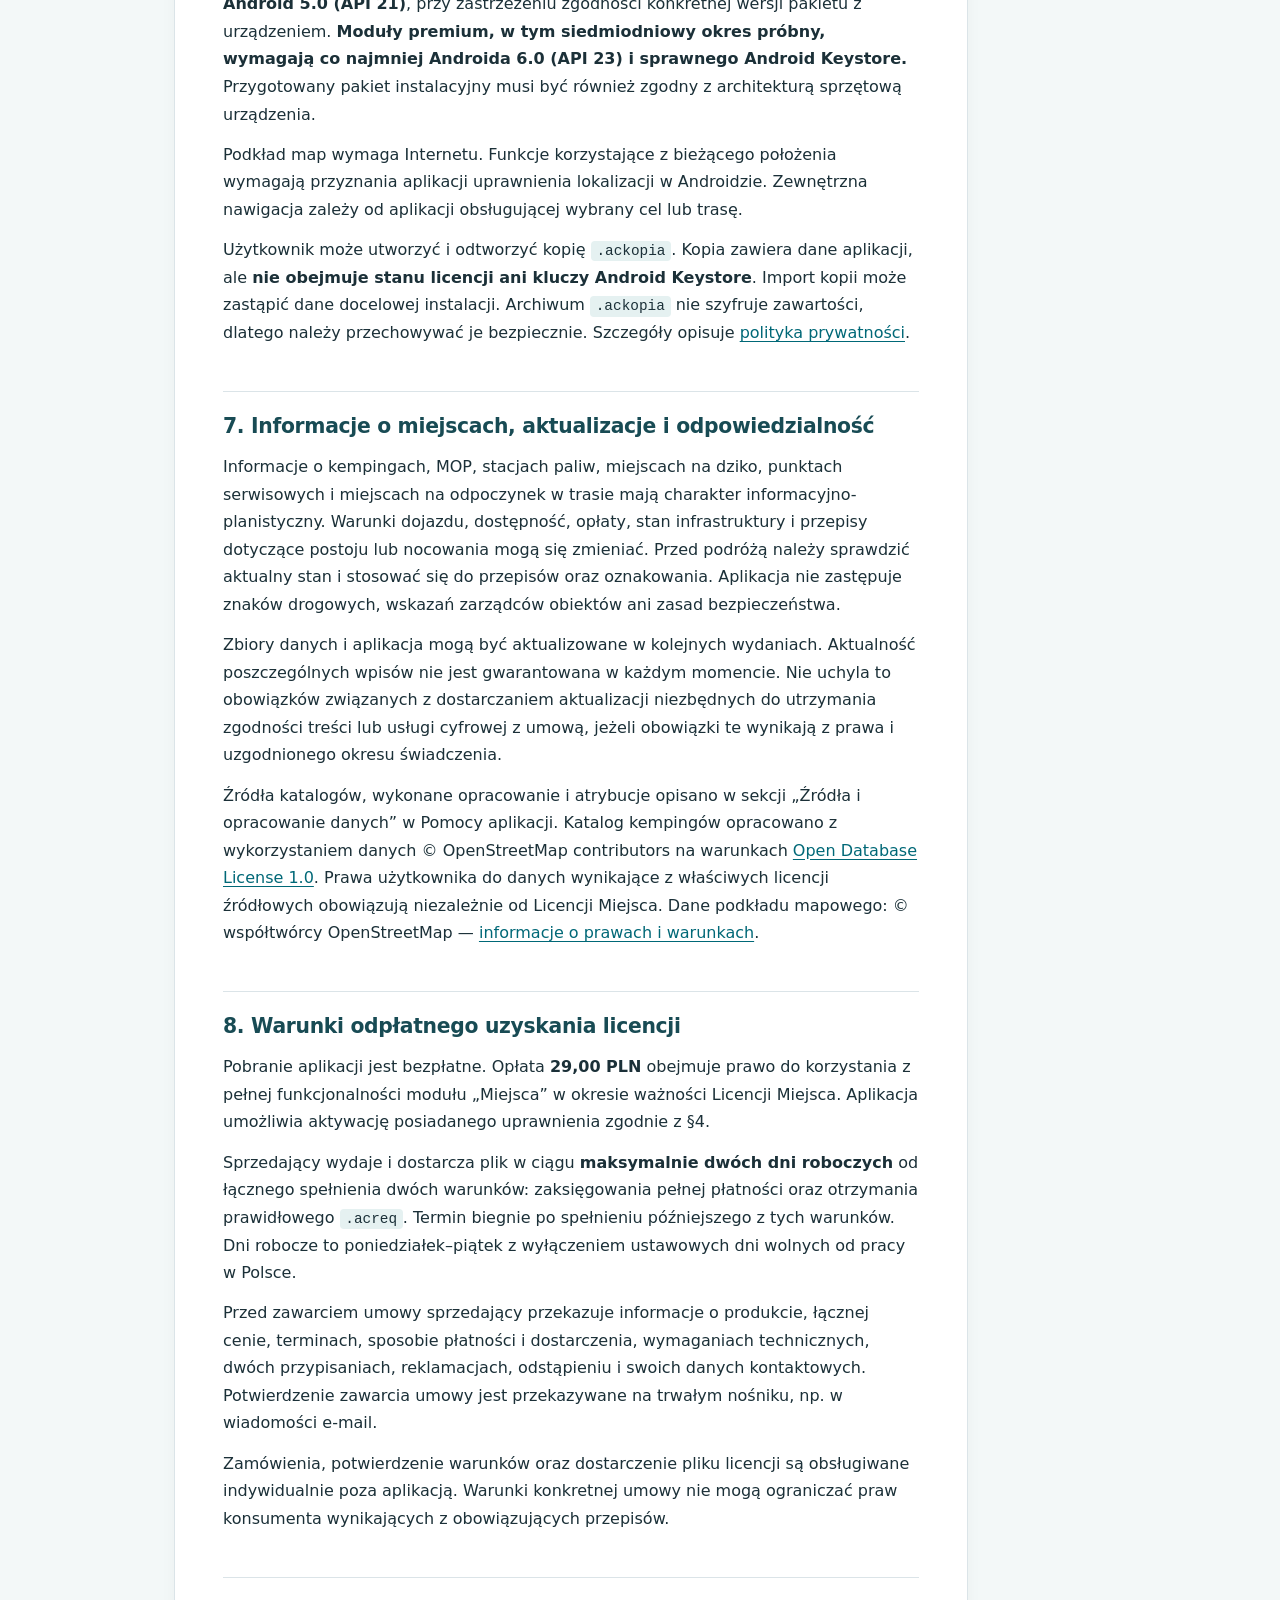
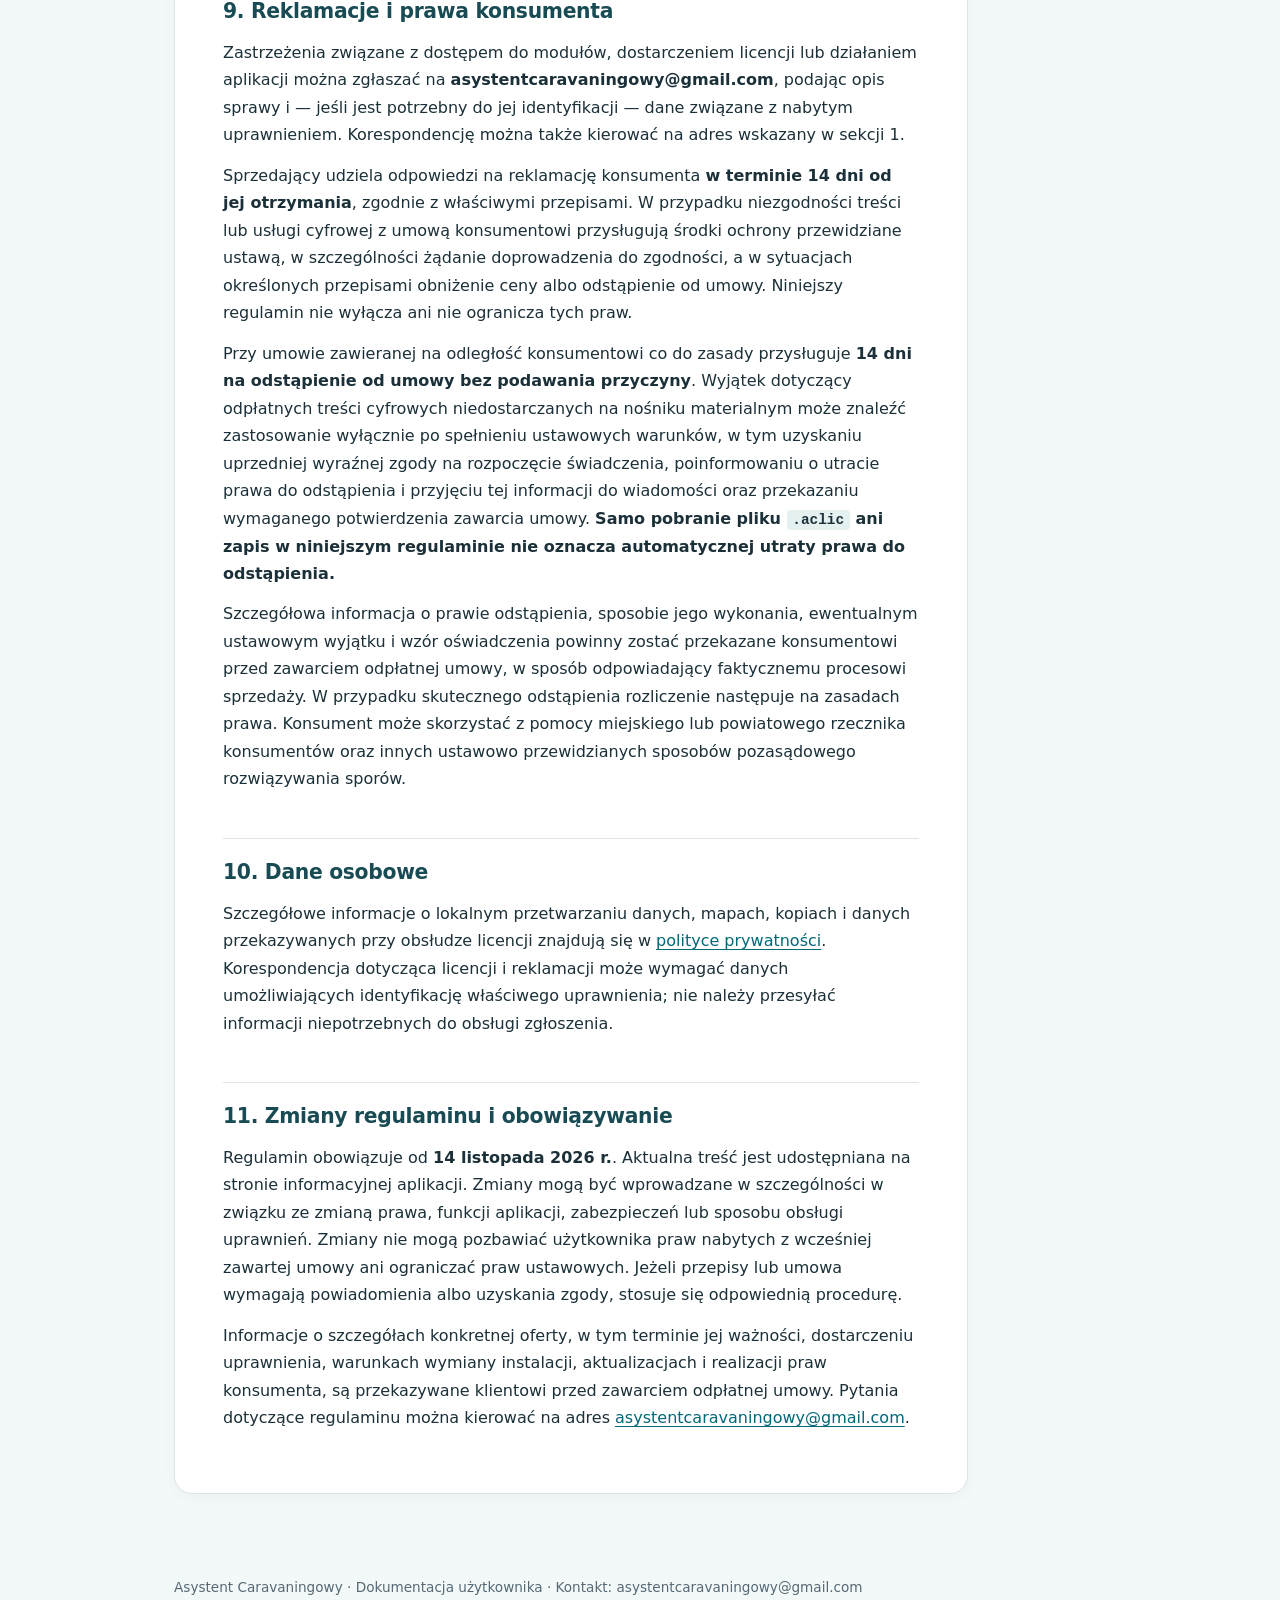
<file: regulamin.html>
<!doctype html>
<html lang="pl">
<head>
<meta charset="utf-8">
<meta name="viewport" content="width=device-width,initial-scale=1">
<meta name="robots" content="">
<meta name="description" content="Regulamin – informacje dla użytkowników aplikacji Asystent Caravaningowy.">
<title>Regulamin – Asystent Caravaningowy</title>
<link rel="stylesheet" href="style.css">
</head>
<body>
<header><div class="header-inner"><a class="brand" href="index.html">Asystent Caravaningowy</a><nav aria-label="Nawigacja"><a href="index.html">Strona główna</a><a href="polityka-prywatnosci.html">Polityka prywatności</a><a href="regulamin.html">Regulamin</a></nav></div></header>
<main><article class="paper prose"><h1 id="regulamin-korzystania-z-aplikacji-asystent-caravaningowy">Regulamin korzystania z aplikacji Asystent Caravaningowy</h1>
<p><strong>Data wejścia w życie:</strong> 14 listopada 2026 r.<br />
<strong>Aplikacja:</strong> Asystent Caravaningowy (Android), identyfikator pakietu <code>pl.asystentcaravaningowy.app</code>.</p>
<h2 id="wydawca-i-charakter-dziaalnosci">1. Wydawca i charakter działalności</h2>
<p>Wydawcą aplikacji oraz — w zakresie zawieranych przez siebie umów — wystawcą i sprzedającym licencje jest <strong>Kamil Kaczmarek</strong>, osoba fizyczna wykonująca działalność nierejestrowaną w Polsce, posługująca się nazwą <strong>Asystent Caravaningowy</strong>.</p>
<p><strong>Adres do korespondencji i reklamacji:</strong> ul. Grochowska 200, 04-357 Warszawa, Polska.<br />
<strong>Adres e-mail:</strong> <strong>asystentcaravaningowy@gmail.com</strong>.</p>
<p>Działalność nierejestrowana oznacza, że działalność jest prowadzona przez osobę fizyczną bez wpisu do CEIDG, o ile spełnione są ustawowe warunki. Nie pozbawia to konsumentów uprawnień wynikających z bezwzględnie obowiązujących przepisów.</p>
<p>Regulamin opisuje zasady korzystania z aplikacji, z siedmiodniowej próby oraz z Licencji Miejsca. <strong>Aplikacja nie służy do składania zamówień ani do realizowania płatności.</strong> Warunki konkretnej odpłatnej oferty, w tym cena i okres dostępu, powinny zostać przekazane klientowi przed zawarciem umowy w odrębnym, trwałym komunikacie.</p>
<h2 id="przeznaczenie-i-funkcje-bezpatne">2. Przeznaczenie i funkcje bezpłatne</h2>
<p>Asystent Caravaningowy służy do organizowania wyjazdów i podróży. Do bezpłatnych funkcji poza licencjonowanym zakresem „Miejsc” należą m.in. planowanie wyjazdów, szablony, listy rzeczy i zadań, notatki i kontrola kosztów. Korzystanie z aplikacji nie wymaga konta.</p>
<p>Dane planowania są przechowywane przede wszystkim lokalnie. Niektóre funkcje, takie jak pobieranie podkładu mapowego lub przejście do zewnętrznej nawigacji, wykorzystują Internet albo inne aplikacje.</p>
<h2 id="okres-probny-i-moduy-premium">3. Okres próbny i zakres Licencji Miejsca</h2>
<p><strong>Licencja Miejsca</strong> daje prawo do korzystania z pełnej funkcjonalności autorskiego modułu „Miejsca” przez okres ważności licencji. W ramach modułu użytkownik może przeglądać informacje, wyszukiwać, filtrować, otwierać szczegóły i korzystać z map sześciu katalogów: kempingów, miejsc na dziko, punktów serwisowych, MOP, stacji paliw i miejsc na odpoczynek w trasie. Licencja obejmuje także dodawanie, edytowanie i usuwanie własnych miejsc oraz modyfikowanie ich zdjęć i notatek. Katalogi są zasobami informacyjnymi wykorzystywanymi przez moduł. Zasady korzystania z danych określają odrębne warunki wskazane w §7.</p>
<p>Na kwalifikującej się instalacji system udostępnia pełny moduł przez <strong>7 dni</strong> od pierwszej pomyślnej inicjalizacji licencji. Próba może zacząć się już podczas wyświetlenia ekranu głównego.</p>
<p>Po zakończeniu próby pełny dostęp wymaga ważnej Licencji Miejsca. Wcześniejsze ważne pliki zachowują przyznane wcześniej katalogi i daty. Bez pełnego dostępu użytkownik nadal może przeglądać zapisane własne miejsca, ich szczegóły, zdjęcia i notatki, otworzyć ich mapę, gdy jest dostępna, oraz wyeksportować dane w „Ustawieniach”. Usuwanie danych w ustawieniach pozostaje dostępne. Wygaśnięcie uprawnienia nie usuwa danych. Przywrócenie danych miejsc z kopii wymaga pełnego dostępu. Zmiana zakresu licencji nie rozpoczyna kolejnej próby.</p>
<h2 id="uprawnienia-aktywacja-i-zakres-licencji">4. Uprawnienia, aktywacja i zakres licencji</h2>
<p>Prawo do korzystania z funkcji określonych w §3 przysługuje od uzgodnionej daty początku do końca <strong>31 grudnia roku wskazanego w ofercie i wydanej licencji</strong>, według czasu polskiego. Przed zawarciem umowy klient otrzymuje dokładną datę końca. Cena licencji wynosi <strong>29,00 PLN</strong>, niezależnie od dnia lub miesiąca zawarcia umowy. Licencja nie odnawia się automatycznie.</p>
<p>Aby wczytać lub odnowić posiadane uprawnienie:</p>
<ol>
<li>Otwórz menu <strong>⋮ → Licencja i aktywacja</strong>.</li>
<li>Aby aktywować posiadane uprawnienie dla tej instalacji, w razie potrzeby wybierz <strong>„Utwórz żądanie aktywacji (.acreq)”</strong>. Aplikacja utworzy plik <code>.acreq</code> i wyświetli systemowy wybór sposobu udostępnienia. Użytkownik przekazuje plik wystawcy wybranym kanałem obsługującym pliki. Wystawca przygotowuje plik licencji dla tej instalacji.</li>
<li>Po otrzymaniu podpisanego pliku <code>.aclic</code> wybierz <strong>„Wczytaj plik licencji (.aclic)”</strong>. Jeżeli masz już ważny plik dla tej instalacji, możesz go zaimportować bez tworzenia nowego żądania.</li>
</ol>
<p>Aplikacja sprawdza podpis, zgodność z instalacją, zakres modułów, termin i stan licencji <strong>lokalnie — bez serwera licencyjnego</strong>. Błędny lub nieprzeznaczony dla tej instalacji plik nie nadaje uprawnień. Aplikacja nie odnawia licencji automatycznie.</p>
<h2 id="dwa-urzadzenia-i-zmiana-instalacji">5. Dwa urządzenia i zmiana instalacji</h2>
<p>W rejestrze wystawcy mogą istnieć maksymalnie <strong>dwa aktywne przypisania instalacji</strong> do jednego adresu e-mail klienta. Licencja jest związana z tożsamością instalacji na konkretnym urządzeniu, a nie jedynie z adresem e-mail.</p>
<p>Zmiana telefonu, pełna reinstalacja aplikacji lub utrata klucza Android Keystore może wymagać wystawienia nowego pliku <code>.aclic</code>. Gdy limit dwóch przypisań został wykorzystany, wystawca musi wcześniej zwolnić lub zmienić przypisanie w rejestrze. Wygaśnięcie wydanego pliku nie zwalnia automatycznie przypisania urządzenia. Zmiana wpisu w rejestrze nie unieważnia natychmiast już wydanych plików, które działają offline.</p>
<p>W sprawie odzyskania lub przeniesienia posiadanego uprawnienia użytkownik może skontaktować się ze wsparciem pod adresem <strong>asystentcaravaningowy@gmail.com</strong>. Zakres czynności, sposób potwierdzenia uprawnienia i ewentualne warunki związane z wymianą urządzenia powinny być przedstawione klientowi w ofercie przed zawarciem umowy; nie mogą naruszać ustawowych praw konsumenta.</p>
<h2 id="wymagania-techniczne-i-kopie-zapasowe">6. Wymagania techniczne i kopie zapasowe</h2>
<p>Zgodnie z obecną konfiguracją minimalny Android dla podstawowej aplikacji to <strong>Android 5.0 (API 21)</strong>, przy zastrzeżeniu zgodności konkretnej wersji pakietu z urządzeniem. <strong>Moduły premium, w tym siedmiodniowy okres próbny, wymagają co najmniej Androida 6.0 (API 23) i sprawnego Android Keystore.</strong> Przygotowany pakiet instalacyjny musi być również zgodny z architekturą sprzętową urządzenia.</p>
<p>Podkład map wymaga Internetu. Funkcje korzystające z bieżącego położenia wymagają przyznania aplikacji uprawnienia lokalizacji w Androidzie. Zewnętrzna nawigacja zależy od aplikacji obsługującej wybrany cel lub trasę.</p>
<p>Użytkownik może utworzyć i odtworzyć kopię <code>.ackopia</code>. Kopia zawiera dane aplikacji, ale <strong>nie obejmuje stanu licencji ani kluczy Android Keystore</strong>. Import kopii może zastąpić dane docelowej instalacji. Archiwum <code>.ackopia</code> nie szyfruje zawartości, dlatego należy przechowywać je bezpiecznie. Szczegóły opisuje <a href="polityka-prywatnosci.html">polityka prywatności</a>.</p>
<h2 id="informacje-o-miejscach-aktualizacje-i-odpowiedzialnosc">7. Informacje o miejscach, aktualizacje i odpowiedzialność</h2>
<p>Informacje o kempingach, MOP, stacjach paliw, miejscach na dziko, punktach serwisowych i miejscach na odpoczynek w trasie mają charakter informacyjno-planistyczny. Warunki dojazdu, dostępność, opłaty, stan infrastruktury i przepisy dotyczące postoju lub nocowania mogą się zmieniać. Przed podróżą należy sprawdzić aktualny stan i stosować się do przepisów oraz oznakowania. Aplikacja nie zastępuje znaków drogowych, wskazań zarządców obiektów ani zasad bezpieczeństwa.</p>
<p>Zbiory danych i aplikacja mogą być aktualizowane w kolejnych wydaniach. Aktualność poszczególnych wpisów nie jest gwarantowana w każdym momencie. Nie uchyla to obowiązków związanych z dostarczaniem aktualizacji niezbędnych do utrzymania zgodności treści lub usługi cyfrowej z umową, jeżeli obowiązki te wynikają z prawa i uzgodnionego okresu świadczenia.</p>
<p>Źródła katalogów, wykonane opracowanie i atrybucje opisano w sekcji „Źródła i opracowanie danych” w Pomocy aplikacji. Katalog kempingów opracowano z wykorzystaniem danych © OpenStreetMap contributors na warunkach <a href="https://opendatacommons.org/licenses/odbl/1-0/">Open Database License 1.0</a>. Prawa użytkownika do danych wynikające z właściwych licencji źródłowych obowiązują niezależnie od Licencji Miejsca. Dane podkładu mapowego: © współtwórcy OpenStreetMap — <a href="https://www.openstreetmap.org/copyright">informacje o prawach i warunkach</a>.</p>
<h2 id="warunki-odpatnego-uzyskania-licencji">8. Warunki odpłatnego uzyskania licencji</h2>
<p>Pobranie aplikacji jest bezpłatne. Opłata <strong>29,00 PLN</strong> obejmuje prawo do korzystania z pełnej funkcjonalności modułu „Miejsca” w okresie ważności Licencji Miejsca. Aplikacja umożliwia aktywację posiadanego uprawnienia zgodnie z §4.</p>
<p>Sprzedający wydaje i dostarcza plik w ciągu <strong>maksymalnie dwóch dni roboczych</strong> od łącznego spełnienia dwóch warunków: zaksięgowania pełnej płatności oraz otrzymania prawidłowego <code>.acreq</code>. Termin biegnie po spełnieniu późniejszego z tych warunków. Dni robocze to poniedziałek–piątek z wyłączeniem ustawowych dni wolnych od pracy w Polsce.</p>
<p>Przed zawarciem umowy sprzedający przekazuje informacje o produkcie, łącznej cenie, terminach, sposobie płatności i dostarczenia, wymaganiach technicznych, dwóch przypisaniach, reklamacjach, odstąpieniu i swoich danych kontaktowych. Potwierdzenie zawarcia umowy jest przekazywane na trwałym nośniku, np. w wiadomości e-mail.</p>
<p>Zamówienia, potwierdzenie warunków oraz dostarczenie pliku licencji są obsługiwane indywidualnie poza aplikacją. Warunki konkretnej umowy nie mogą ograniczać praw konsumenta wynikających z obowiązujących przepisów.</p>
<h2 id="reklamacje-i-prawa-konsumenta">9. Reklamacje i prawa konsumenta</h2>
<p>Zastrzeżenia związane z dostępem do modułów, dostarczeniem licencji lub działaniem aplikacji można zgłaszać na <strong>asystentcaravaningowy@gmail.com</strong>, podając opis sprawy i — jeśli jest potrzebny do jej identyfikacji — dane związane z nabytym uprawnieniem. Korespondencję można także kierować na adres wskazany w sekcji 1.</p>
<p>Sprzedający udziela odpowiedzi na reklamację konsumenta <strong>w terminie 14 dni od jej otrzymania</strong>, zgodnie z właściwymi przepisami. W przypadku niezgodności treści lub usługi cyfrowej z umową konsumentowi przysługują środki ochrony przewidziane ustawą, w szczególności żądanie doprowadzenia do zgodności, a w sytuacjach określonych przepisami obniżenie ceny albo odstąpienie od umowy. Niniejszy regulamin nie wyłącza ani nie ogranicza tych praw.</p>
<p>Przy umowie zawieranej na odległość konsumentowi co do zasady przysługuje <strong>14 dni na odstąpienie od umowy bez podawania przyczyny</strong>. Wyjątek dotyczący odpłatnych treści cyfrowych niedostarczanych na nośniku materialnym może znaleźć zastosowanie wyłącznie po spełnieniu ustawowych warunków, w tym uzyskaniu uprzedniej wyraźnej zgody na rozpoczęcie świadczenia, poinformowaniu o utracie prawa do odstąpienia i przyjęciu tej informacji do wiadomości oraz przekazaniu wymaganego potwierdzenia zawarcia umowy. <strong>Samo pobranie pliku <code>.aclic</code> ani zapis w niniejszym regulaminie nie oznacza automatycznej utraty prawa do odstąpienia.</strong></p>
<p>Szczegółowa informacja o prawie odstąpienia, sposobie jego wykonania, ewentualnym ustawowym wyjątku i wzór oświadczenia powinny zostać przekazane konsumentowi przed zawarciem odpłatnej umowy, w sposób odpowiadający faktycznemu procesowi sprzedaży. W przypadku skutecznego odstąpienia rozliczenie następuje na zasadach prawa. Konsument może skorzystać z pomocy miejskiego lub powiatowego rzecznika konsumentów oraz innych ustawowo przewidzianych sposobów pozasądowego rozwiązywania sporów.</p>
<h2 id="dane-osobowe">10. Dane osobowe</h2>
<p>Szczegółowe informacje o lokalnym przetwarzaniu danych, mapach, kopiach i danych przekazywanych przy obsłudze licencji znajdują się w <a href="polityka-prywatnosci.html">polityce prywatności</a>. Korespondencja dotycząca licencji i reklamacji może wymagać danych umożliwiających identyfikację właściwego uprawnienia; nie należy przesyłać informacji niepotrzebnych do obsługi zgłoszenia.</p>
<h2 id="zmiany-regulaminu-i-obowiazywanie">11. Zmiany regulaminu i obowiązywanie</h2>
<p>Regulamin obowiązuje od <strong>14 listopada 2026 r.</strong>. Aktualna treść jest udostępniana na stronie informacyjnej aplikacji. Zmiany mogą być wprowadzane w szczególności w związku ze zmianą prawa, funkcji aplikacji, zabezpieczeń lub sposobu obsługi uprawnień. Zmiany nie mogą pozbawiać użytkownika praw nabytych z wcześniej zawartej umowy ani ograniczać praw ustawowych. Jeżeli przepisy lub umowa wymagają powiadomienia albo uzyskania zgody, stosuje się odpowiednią procedurę.</p>
<p>Informacje o szczegółach konkretnej oferty, w tym terminie jej ważności, dostarczeniu uprawnienia, warunkach wymiany instalacji, aktualizacjach i realizacji praw konsumenta, są przekazywane klientowi przed zawarciem odpłatnej umowy. Pytania dotyczące regulaminu można kierować na adres <a href="mailto:asystentcaravaningowy@gmail.com">asystentcaravaningowy@gmail.com</a>.</p>
</article></main>
<footer>Asystent Caravaningowy · Dokumentacja użytkownika · Kontakt: asystentcaravaningowy@gmail.com</footer>
</body></html>
</file>
<file: style.css>
:root {color-scheme:light;--ink:#1b3038;--muted:#566975;--line:#dbe4e8;--bg:#f3f8f8;--paper:#fff;--brand:#0b5964;--soft:#e5f1f1;}
*{box-sizing:border-box}
html{scroll-behavior:smooth}
body{margin:0;background:var(--bg);color:var(--ink);font-family:system-ui,-apple-system,"Segoe UI",Roboto,Arial,sans-serif;line-height:1.72;font-size:16px}
header{background:var(--paper);border-bottom:1px solid var(--line)}
.header-inner, main, footer{max-width:980px;margin:0 auto;padding-left:24px;padding-right:24px}
.header-inner{display:flex;justify-content:space-between;align-items:center;gap:16px;padding-top:18px;padding-bottom:18px;flex-wrap:wrap}
.brand{font-weight:750;letter-spacing:.01em;color:var(--brand);text-decoration:none;font-size:1.06rem}
nav{display:flex;gap:16px;flex-wrap:wrap} nav a{font-size:.94rem;text-decoration:none;color:var(--brand)}nav a:hover{text-decoration:underline}
main{padding-top:34px;padding-bottom:70px}
.paper{background:var(--paper);border:1px solid var(--line);border-radius:18px;box-shadow:0 3px 15px rgba(18,54,61,.04);padding:clamp(22px,4vw,48px)}
.prose{overflow-wrap:anywhere;max-width:78ch}
h1{font-size:clamp(1.75rem,4.2vw,2.5rem);line-height:1.2;letter-spacing:-.035em;color:#163740;margin:0 0 20px}
h2{font-size:1.27rem;line-height:1.3;letter-spacing:-.015em;margin:2.2em 0 .7em;color:#184b54;border-top:1px solid var(--line);padding-top:1em}
h3{font-size:1.06rem;line-height:1.35;margin:1.5em 0 .55em;color:#1d4c55}
p,li{margin-top:.45em;margin-bottom:.8em}li{padding-left:.15em} ul,ol{padding-left:1.45rem}
a{color:#006877;text-underline-offset:3px}a:focus-visible{outline:3px solid #1f91a4;outline-offset:3px}
code{font-size:.9em;background:var(--soft);padding:.15em .4em;border-radius:4px;overflow-wrap:anywhere;white-space:normal}
.notice{padding:16px 18px;border:1px solid #d9b57a;background:#fff8e9;border-radius:12px;margin:0 0 24px}
.notice strong{color:#674007}.notice p{margin:.15em 0}
.card-grid{display:grid;grid-template-columns:repeat(2,minmax(0,1fr));gap:16px;margin-top:25px}.card{display:block;border:1px solid var(--line);background:#fff;border-radius:14px;padding:22px;text-decoration:none;color:var(--ink)}.card:hover{border-color:#43868d;box-shadow:0 4px 20px rgba(9,79,89,.07)}.card h2{border:0;padding:0;margin:0 0 .4em}.card p{color:var(--muted)}
footer{padding-top:12px;padding-bottom:30px;font-size:.85rem;color:var(--muted)}
@media(max-width:640px){.card-grid{grid-template-columns:1fr}.header-inner,main,footer{padding-left:16px;padding-right:16px}.paper{border-radius:14px;padding:20px}body{font-size:15.5px}nav{gap:11px}}
@media(prefers-reduced-motion:reduce){html{scroll-behavior:auto}}
</file>
